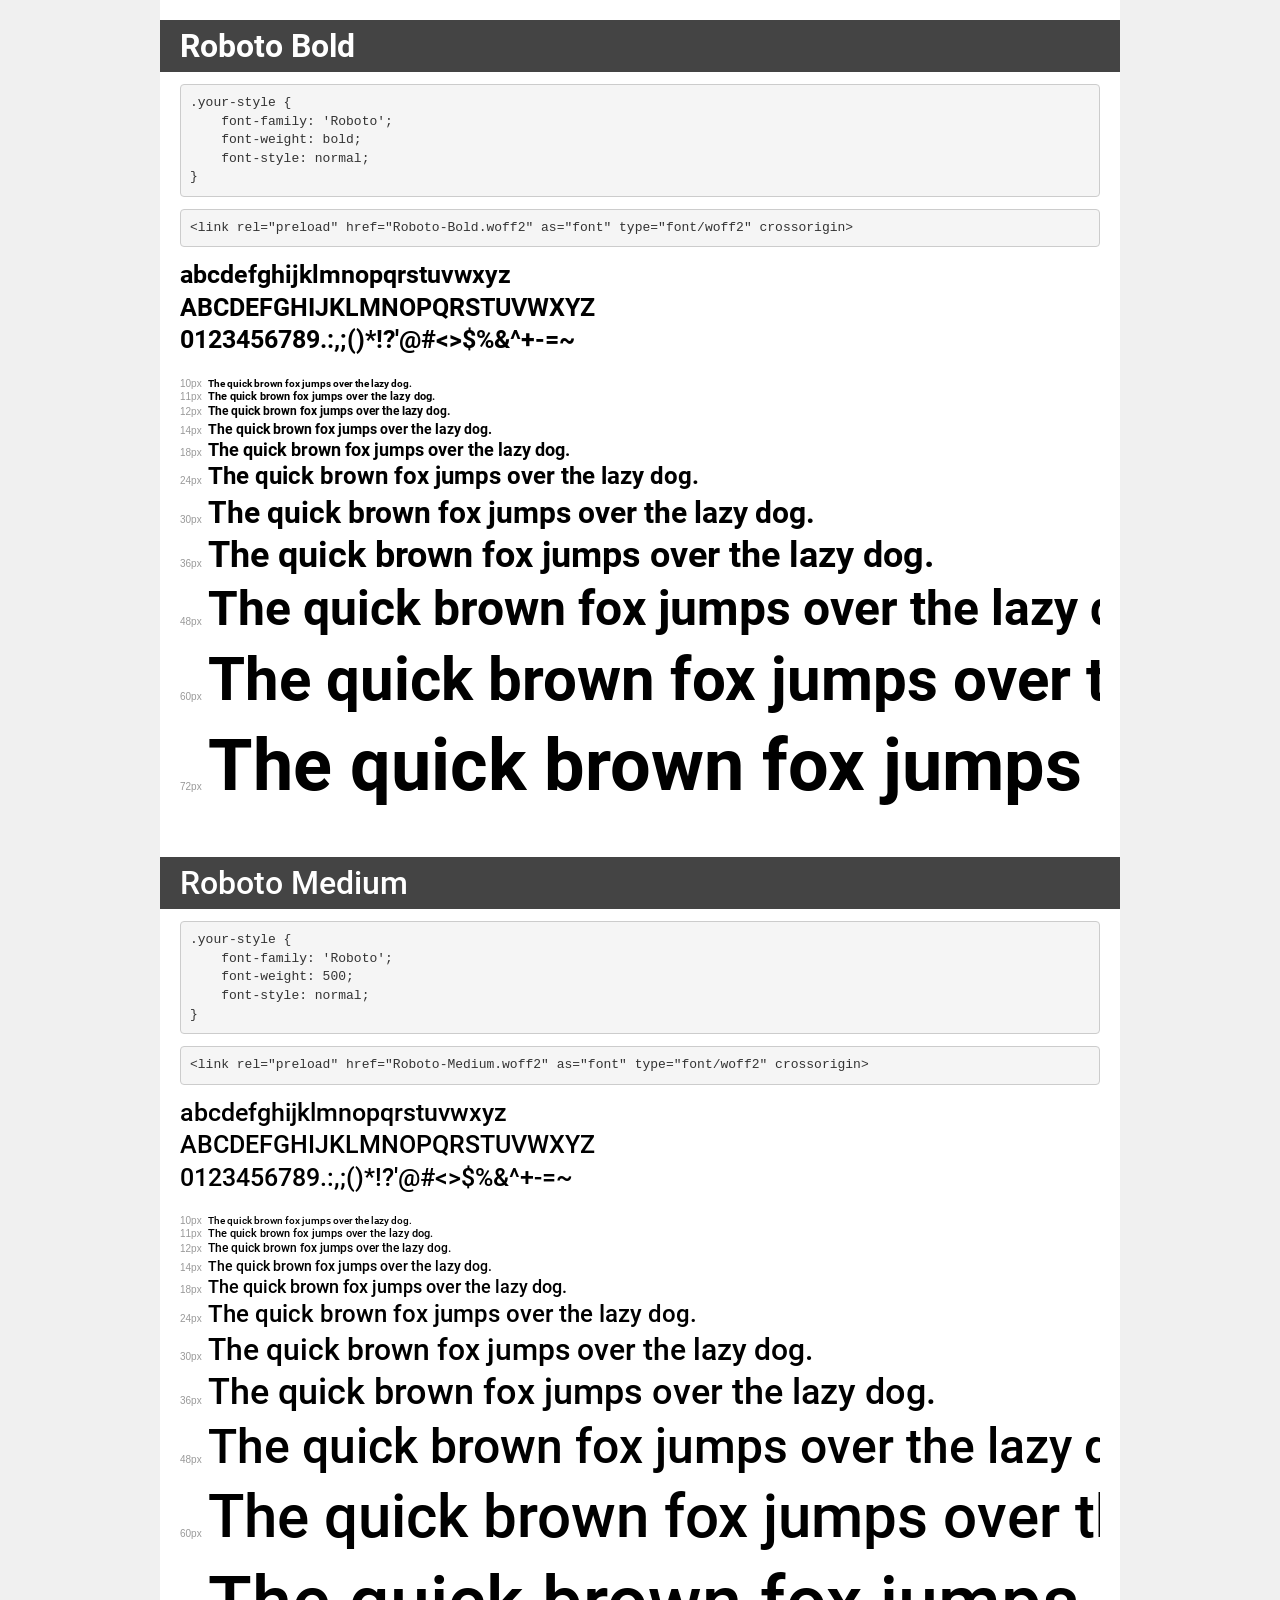
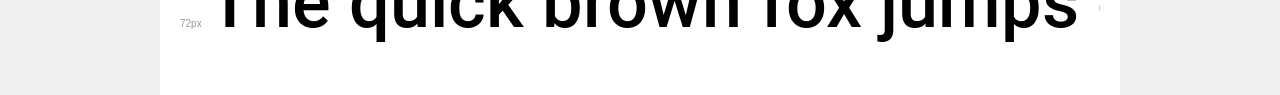
<file: fonts/demo.html>
<!DOCTYPE html>
<html lang="en">
<head>
    <meta charset="utf-8">
    <meta http-equiv="X-UA-Compatible" content="IE=edge">
    <meta name="viewport" content="width=device-width, initial-scale=1">
    <meta name="robots" content="noindex, noarchive">
    <meta name="format-detection" content="telephone=no">
    <title>Transfonter demo</title>
    <link href="stylesheet.css" rel="stylesheet">
    <style>
        /*
        http://meyerweb.com/eric/tools/css/reset/
        v2.0 | 20110126
        License: none (public domain)
        */
        html, body, div, span, applet, object, iframe,
        h1, h2, h3, h4, h5, h6, p, blockquote, pre,
        a, abbr, acronym, address, big, cite, code,
        del, dfn, em, img, ins, kbd, q, s, samp,
        small, strike, strong, sub, sup, tt, var,
        b, u, i, center,
        dl, dt, dd, ol, ul, li,
        fieldset, form, label, legend,
        table, caption, tbody, tfoot, thead, tr, th, td,
        article, aside, canvas, details, embed,
        figure, figcaption, footer, header, hgroup,
        menu, nav, output, ruby, section, summary,
        time, mark, audio, video {
            margin: 0;
            padding: 0;
            border: 0;
            font-size: 100%;
            font: inherit;
            vertical-align: baseline;
        }
        /* HTML5 display-role reset for older browsers */
        article, aside, details, figcaption, figure,
        footer, header, hgroup, menu, nav, section {
            display: block;
        }
        body {
            line-height: 1;
        }
        ol, ul {
            list-style: none;
        }
        blockquote, q {
            quotes: none;
        }
        blockquote:before, blockquote:after,
        q:before, q:after {
            content: '';
            content: none;
        }
        table {
            border-collapse: collapse;
            border-spacing: 0;
        }
        /* demo styles */
        body {
            background: #f0f0f0;
            color: #000;
        }
        .page {
            background: #fff;
            width: 920px;
            margin: 0 auto;
            padding: 20px 20px 0 20px;
            overflow: hidden;
        }
        .font-container {
            overflow-x: auto;
            overflow-y: hidden;
            margin-bottom: 40px;
            line-height: 1.3;
            white-space: nowrap;
            padding-bottom: 5px;
        }
        h1 {
            position: relative;
            background: #444;
            font-size: 32px;
            color: #fff;
            padding: 10px 20px;
            margin: 0 -20px 12px -20px;
        }
        .letters {
            font-size: 25px;
            margin-bottom: 20px;
        }
        .s10:before {
            content: '10px';
        }
        .s11:before {
            content: '11px';
        }
        .s12:before {
            content: '12px';
        }
        .s14:before {
            content: '14px';
        }
        .s18:before {
            content: '18px';
        }
        .s24:before {
            content: '24px';
        }
        .s30:before {
            content: '30px';
        }
        .s36:before {
            content: '36px';
        }
        .s48:before {
            content: '48px';
        }
        .s60:before {
            content: '60px';
        }
        .s72:before {
            content: '72px';
        }
        .s10:before, .s11:before, .s12:before, .s14:before,
        .s18:before, .s24:before, .s30:before, .s36:before,
        .s48:before, .s60:before, .s72:before {
            font-family: Arial, sans-serif;
            font-size: 10px;
            font-weight: normal;
            font-style: normal;
            color: #999;
            padding-right: 6px;
        }
        pre {
            display: block;
            padding: 9px;
            margin: 0 0 12px;
            font-family: Monaco, Menlo, Consolas, "Courier New", monospace;
            font-size: 13px;
            line-height: 1.428571429;
            color: #333;
            font-weight: normal;
            font-style: normal;
            background-color: #f5f5f5;
            border: 1px solid #ccc;
            overflow-x: auto;
            border-radius: 4px;
        }
        /* responsive */
        @media (max-width: 959px) {
            .page {
                width: auto;
                margin: 0;
            }
        }
    </style>
</head>
<body>
<div class="page">
    <div class="demo">
        <h1 style="font-family: 'Roboto'; font-weight: bold; font-style: normal;">Roboto Bold</h1>
        <pre title="Usage">.your-style {
    font-family: 'Roboto';
    font-weight: bold;
    font-style: normal;
}</pre>
        <pre title="Preload (optional)">
&lt;link rel=&quot;preload&quot; href=&quot;Roboto-Bold.woff2&quot; as=&quot;font&quot; type=&quot;font/woff2&quot; crossorigin&gt;</pre>
        <div class="font-container" style="font-family: 'Roboto'; font-weight: bold; font-style: normal;">
            <p class="letters">
                abcdefghijklmnopqrstuvwxyz<br>
ABCDEFGHIJKLMNOPQRSTUVWXYZ<br>
                0123456789.:,;()*!?'@#&lt;&gt;$%&^+-=~
            </p>
            <p class="s10" style="font-size: 10px;">The quick brown fox jumps over the lazy dog.</p>
            <p class="s11" style="font-size: 11px;">The quick brown fox jumps over the lazy dog.</p>
            <p class="s12" style="font-size: 12px;">The quick brown fox jumps over the lazy dog.</p>
            <p class="s14" style="font-size: 14px;">The quick brown fox jumps over the lazy dog.</p>
            <p class="s18" style="font-size: 18px;">The quick brown fox jumps over the lazy dog.</p>
            <p class="s24" style="font-size: 24px;">The quick brown fox jumps over the lazy dog.</p>
            <p class="s30" style="font-size: 30px;">The quick brown fox jumps over the lazy dog.</p>
            <p class="s36" style="font-size: 36px;">The quick brown fox jumps over the lazy dog.</p>
            <p class="s48" style="font-size: 48px;">The quick brown fox jumps over the lazy dog.</p>
            <p class="s60" style="font-size: 60px;">The quick brown fox jumps over the lazy dog.</p>
            <p class="s72" style="font-size: 72px;">The quick brown fox jumps over the lazy dog.</p>
        </div>
    </div>

    <div class="demo">
        <h1 style="font-family: 'Roboto'; font-weight: 500; font-style: normal;">Roboto Medium</h1>
        <pre title="Usage">.your-style {
    font-family: 'Roboto';
    font-weight: 500;
    font-style: normal;
}</pre>
        <pre title="Preload (optional)">
&lt;link rel=&quot;preload&quot; href=&quot;Roboto-Medium.woff2&quot; as=&quot;font&quot; type=&quot;font/woff2&quot; crossorigin&gt;</pre>
        <div class="font-container" style="font-family: 'Roboto'; font-weight: 500; font-style: normal;">
            <p class="letters">
                abcdefghijklmnopqrstuvwxyz<br>
ABCDEFGHIJKLMNOPQRSTUVWXYZ<br>
                0123456789.:,;()*!?'@#&lt;&gt;$%&^+-=~
            </p>
            <p class="s10" style="font-size: 10px;">The quick brown fox jumps over the lazy dog.</p>
            <p class="s11" style="font-size: 11px;">The quick brown fox jumps over the lazy dog.</p>
            <p class="s12" style="font-size: 12px;">The quick brown fox jumps over the lazy dog.</p>
            <p class="s14" style="font-size: 14px;">The quick brown fox jumps over the lazy dog.</p>
            <p class="s18" style="font-size: 18px;">The quick brown fox jumps over the lazy dog.</p>
            <p class="s24" style="font-size: 24px;">The quick brown fox jumps over the lazy dog.</p>
            <p class="s30" style="font-size: 30px;">The quick brown fox jumps over the lazy dog.</p>
            <p class="s36" style="font-size: 36px;">The quick brown fox jumps over the lazy dog.</p>
            <p class="s48" style="font-size: 48px;">The quick brown fox jumps over the lazy dog.</p>
            <p class="s60" style="font-size: 60px;">The quick brown fox jumps over the lazy dog.</p>
            <p class="s72" style="font-size: 72px;">The quick brown fox jumps over the lazy dog.</p>
        </div>
    </div>

</div>
</body>
</html>
</file>
<file: fonts/stylesheet.css>
@font-face {
    font-family: 'Roboto';
    src: url('Roboto-Bold.woff2') format('woff2'),
        url('Roboto-Bold.woff') format('woff');
    font-weight: bold;
    font-style: normal;
    font-display: swap;
}

@font-face {
    font-family: 'Roboto';
    src: url('Roboto-Medium.woff2') format('woff2'),
        url('Roboto-Medium.woff') format('woff');
    font-weight: 500;
    font-style: normal;
    font-display: swap;
}
</file>
